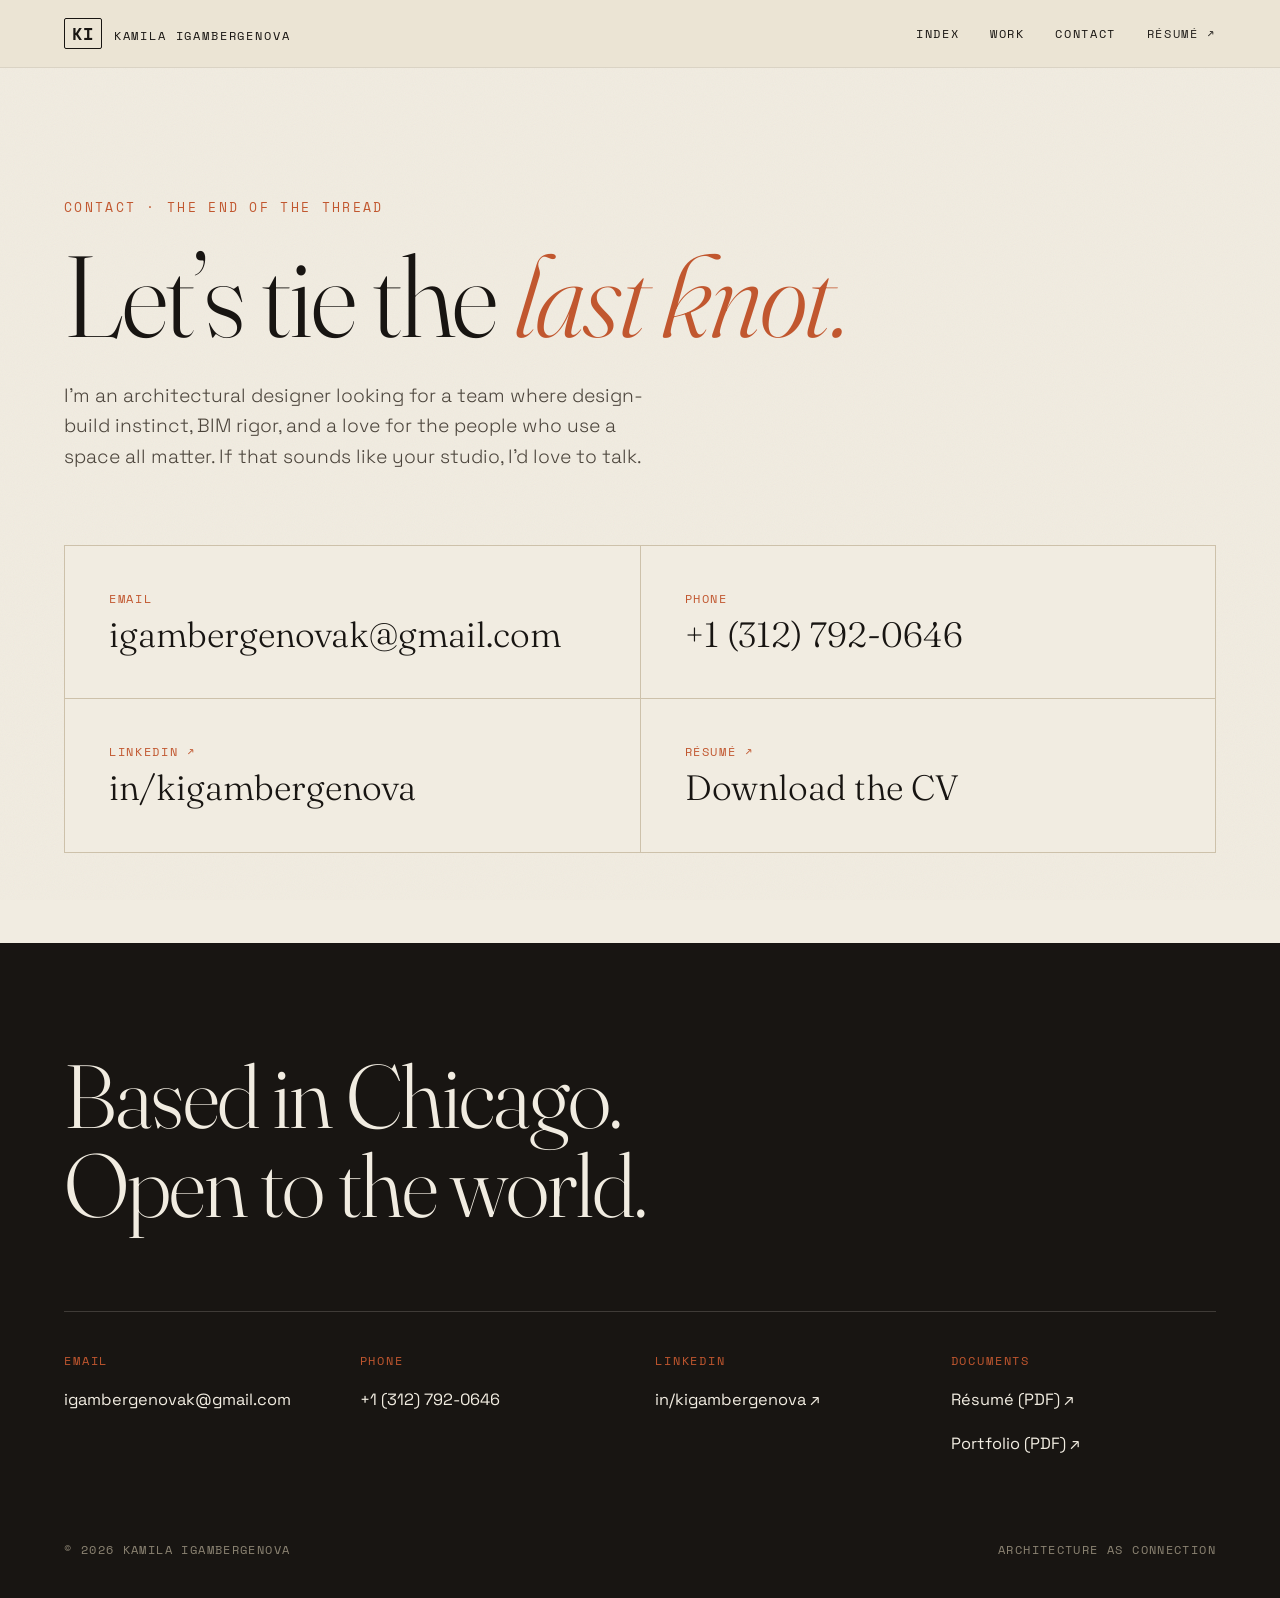
<file: contact.html>
<!DOCTYPE html>
<html lang="en">
<head>
  <meta charset="UTF-8" />
  <meta name="viewport" content="width=device-width, initial-scale=1.0" />
  <title>Contact — Kamila Igambergenova</title>
  <meta name="description" content="Get in touch with architectural designer Kamila Igambergenova." />
  <link rel="preconnect" href="https://fonts.googleapis.com" />
  <link rel="preconnect" href="https://fonts.gstatic.com" crossorigin />
  <link href="https://fonts.googleapis.com/css2?family=Fraunces:ital,opsz,wght@0,9..144,300..900;1,9..144,300..700&family=Space+Grotesk:wght@300..700&family=Space+Mono:ital,wght@0,400;0,700;1,400&display=swap" rel="stylesheet" />
  <link rel="stylesheet" href="css/style.css" />
  <link rel="icon" href="data:image/svg+xml,%3Csvg xmlns='http://www.w3.org/2000/svg' viewBox='0 0 100 100'%3E%3Crect width='100' height='100' fill='%23f1ece1'/%3E%3Cpath d='M20 70 Q50 10 80 70' stroke='%23c1572f' stroke-width='6' fill='none' stroke-linecap='round'/%3E%3C/svg%3E" />
</head>
<body data-page="contact">

  <div class="grain" aria-hidden="true"></div>

  <header class="nav" id="nav">
    <a class="nav__brand" href="index.html">
      <span class="nav__mono">KI</span>
      <span class="nav__name">Kamila Igambergenova</span>
    </a>
    <nav class="nav__links" aria-label="Primary">
      <a href="index.html">Index</a>
      <a href="work.html">Work</a>
      <a href="contact.html" class="is-active">Contact</a>
      <a href="assets/Resume_Kamila_Igambergenova.pdf" target="_blank" rel="noopener" class="nav__cv">Résumé ↗</a>
    </nav>
    <button class="nav__menu" id="navMenu" aria-label="Open menu"><span></span><span></span></button>
  </header>
  <div class="scroll-thread"><span id="scrollThread"></span></div>

  <!-- CONTACT -->
  <section class="contact">
    <p class="contact__kicker">Contact · The end of the thread</p>
    <h1>Let’s tie the <em>last knot.</em></h1>
    <p class="contact__lead">
      I’m an architectural designer looking for a team where design-build instinct,
      BIM rigor, and a love for the people who use a space all matter. If that
      sounds like your studio, I’d love to talk.
    </p>

    <div class="contact__links">
      <a href="mailto:igambergenovak@gmail.com">
        <span class="c-label">Email</span>
        <span class="c-value">igambergenovak@gmail.com</span>
      </a>
      <a href="tel:+13127920646">
        <span class="c-label">Phone</span>
        <span class="c-value">+1 (312) 792-0646</span>
      </a>
      <a href="https://www.linkedin.com/in/kigambergenova/" target="_blank" rel="noopener">
        <span class="c-label">LinkedIn ↗</span>
        <span class="c-value">in/kigambergenova</span>
      </a>
      <a href="assets/Resume_Kamila_Igambergenova.pdf" target="_blank" rel="noopener">
        <span class="c-label">Résumé ↗</span>
        <span class="c-value">Download the CV</span>
      </a>
    </div>
  </section>

  <!-- FOOTER -->
  <footer class="footer">
    <div class="footer__top">
      <p class="footer__statement">Based in Chicago.<br/>Open to the world.</p>
    </div>
    <div class="footer__grid">
      <div>
        <span class="footer__label">Email</span>
        <a href="mailto:igambergenovak@gmail.com">igambergenovak@gmail.com</a>
      </div>
      <div>
        <span class="footer__label">Phone</span>
        <a href="tel:+13127920646">+1 (312) 792-0646</a>
      </div>
      <div>
        <span class="footer__label">LinkedIn</span>
        <a href="https://www.linkedin.com/in/kigambergenova/" target="_blank" rel="noopener">in/kigambergenova ↗</a>
      </div>
      <div>
        <span class="footer__label">Documents</span>
        <a href="assets/Resume_Kamila_Igambergenova.pdf" target="_blank" rel="noopener">Résumé (PDF) ↗</a><br/>
        <a href="assets/Portfolio_Kamila_Igambergenova.pdf" target="_blank" rel="noopener">Portfolio (PDF) ↗</a>
      </div>
    </div>
    <div class="footer__base">
      <span>© <span id="year"></span> Kamila Igambergenova</span>
      <span>Architecture as Connection</span>
    </div>
  </footer>

  <script src="js/main.js"></script>
</body>
</html>
</file>
<file: css/style.css>
/* =========================================================
   Kamila Igambergenova — Architecture as Connection
   Design system: editorial · architectural · cinematic
   Palette: Bone + Ink + Terracotta (+ warm sand neutral)
   ========================================================= */

:root {
  --paper:      #f1ece1;  /* bone */
  --paper-2:    #e7dfce;  /* deeper bone */
  --ink:        #181512;  /* warm near-black */
  --ink-soft:   #4b443b;
  --ink-faint:  #8c8473;
  --clay:       #c1572f;  /* terracotta */
  --clay-deep:  #9c4324;
  --sand:       #d8cbb2;  /* warm secondary neutral */
  --line:       #cdc1aa;
  --blueprint:  #3a4a52;

  --maxw: 1280px;
  --gutter: clamp(20px, 5vw, 90px);

  --serif: "Fraunces", Georgia, serif;
  --sans:  "Space Grotesk", system-ui, sans-serif;
  --mono:  "Space Mono", ui-monospace, monospace;

  --ease: cubic-bezier(0.22, 1, 0.36, 1);
}

* { margin: 0; padding: 0; box-sizing: border-box; }

html {
  scroll-behavior: smooth;
  -webkit-font-smoothing: antialiased;
  text-rendering: optimizeLegibility;
}

body {
  background: var(--paper);
  color: var(--ink);
  font-family: var(--sans);
  font-weight: 400;
  line-height: 1.5;
  overflow-x: clip;
  position: relative;
}

::selection { background: var(--clay); color: var(--paper); }

a { color: inherit; text-decoration: none; }

/* ---------- texture overlays ---------- */
.grain {
  position: fixed; inset: 0; z-index: 1; pointer-events: none;
  opacity: 0.05; mix-blend-mode: multiply;
  background-image: url("data:image/svg+xml,%3Csvg xmlns='http://www.w3.org/2000/svg' width='120' height='120'%3E%3Cfilter id='n'%3E%3CfeTurbulence type='fractalNoise' baseFrequency='0.9' numOctaves='3'/%3E%3C/filter%3E%3Crect width='100%25' height='100%25' filter='url(%23n)'/%3E%3C/svg%3E");
}

/* thread/knot canvas — confined to the hero only */
#thread-canvas {
  position: absolute; inset: 0; z-index: 0; pointer-events: none;
  width: 100%; height: 100%;
}

/* keep content above grain */
.nav, section, footer { position: relative; z-index: 2; }

/* =========================================================
   NAV
   ========================================================= */
.nav {
  --nav-bg: #ebe4d4;
  --nav-fg: var(--ink);
  position: fixed; top: 0; left: 0; right: 0; z-index: 50;
  display: flex; align-items: center; justify-content: space-between;
  padding: 18px var(--gutter);
  color: var(--nav-fg);
  background: var(--nav-bg);
  border-bottom: 1px solid rgba(24, 21, 18, 0.08);
  transition:
    padding 0.4s var(--ease),
    background 0.45s var(--ease),
    color 0.35s var(--ease),
    border-color 0.35s var(--ease);
}
body[data-nav="top"] .nav { --nav-bg: #ebe4d4; --nav-fg: var(--ink); }
body[data-nav="selected-work"] .nav { --nav-bg: #e4ddd0; --nav-fg: var(--ink); }
body[data-nav="record"] .nav { --nav-bg: #e7e0d2; --nav-fg: var(--ink); }
body[data-nav="frames"] .nav { --nav-bg: #e2e8e4; --nav-fg: var(--ink); }
body[data-nav="bring"] .nav { --nav-bg: #e9e2d4; --nav-fg: var(--ink); }
body[data-nav="background"] .nav { --nav-bg: #e6dfd1; --nav-fg: var(--ink); }
body[data-nav="contact"] .nav {
  --nav-bg: #221c18;
  --nav-fg: #f1ece1;
  border-bottom-color: rgba(241, 236, 225, 0.12);
}
.nav__brand { display: flex; align-items: baseline; gap: 12px; }
.nav__mono {
  font-family: var(--mono); font-weight: 700; font-size: 1.05rem;
  letter-spacing: 0.05em;
  border: 1.5px solid currentColor; padding: 2px 7px; border-radius: 2px;
}
.nav__name {
  font-family: var(--mono); font-size: 0.72rem; letter-spacing: 0.16em;
  text-transform: uppercase;
}
.nav__links { display: flex; align-items: center; gap: clamp(16px, 2.4vw, 40px); }
.nav__links a {
  font-family: var(--mono); font-size: 0.74rem; letter-spacing: 0.14em;
  text-transform: uppercase; position: relative; padding: 4px 0;
}
.nav__links a::after {
  content: ""; position: absolute; left: 0; bottom: 0; height: 1px; width: 0;
  background: currentColor; transition: width 0.35s var(--ease);
}
.nav__links a:hover::after, .nav__links a.is-active::after { width: 100%; }
.nav__cv { opacity: 0.95; }
.nav__menu { display: none; background: none; border: 0; cursor: pointer; flex-direction: column; gap: 5px; }
.nav__menu span { display: block; width: 26px; height: 2px; background: currentColor; transition: 0.3s; }

/* persistent Full Portfolio control — top right under nav */
.page-portfolio {
  position: fixed;
  top: clamp(58px, 7.5vh, 76px);
  right: var(--gutter);
  z-index: 45;
  display: inline-flex;
  align-items: center;
  font-family: var(--mono);
  font-size: clamp(0.88rem, 1.35vw, 1.12rem);
  font-weight: 700;
  letter-spacing: 0.12em;
  text-transform: uppercase;
  color: var(--clay);
  text-decoration: none;
  padding: clamp(12px, 1.4vw, 16px) clamp(16px, 2vw, 22px);
  border: 1.5px solid var(--clay);
  background: rgba(241, 236, 225, 0.94);
  backdrop-filter: blur(8px);
  transition: color 0.3s var(--ease), background 0.3s var(--ease), border-color 0.3s var(--ease), opacity 0.35s var(--ease);
}
.page-portfolio:hover,
.page-portfolio:focus-visible {
  color: var(--paper);
  background: var(--clay);
  border-color: var(--clay);
  outline: none;
}
body.opener-lock .page-portfolio {
  opacity: 0;
  pointer-events: none;
}
/* Clear the Frames place-jump row (Japan / Texas / India) */
body[data-nav="frames"] .page-portfolio {
  top: clamp(118px, 15vh, 148px);
}
@media (max-width: 560px) {
  .page-portfolio {
    top: auto;
    bottom: 18px;
    right: 16px;
    left: auto;
    font-size: 0.82rem;
    letter-spacing: 0.1em;
    padding: 12px 14px;
  }
  body[data-nav="frames"] .page-portfolio {
    top: auto;
    bottom: 18px;
  }
}

/* scroll progress thread under nav */
.scroll-thread {
  position: fixed; top: 0; left: 0; right: 0; height: 2px; z-index: 49;
  background: transparent; pointer-events: none;
}
.scroll-thread span {
  display: block; height: 100%; width: 0;
  background: linear-gradient(90deg, var(--clay), var(--clay-deep));
}

/* =========================================================
   HERO  (key-plan entry navigation)
   ========================================================= */
.hero {
  position: relative; overflow: hidden;
  min-height: 88svh;
  padding: 16vh var(--gutter) 5vh;
  display: flex; flex-direction: column; justify-content: center;
}
.hero__intro { position: relative; z-index: 2; }
.hero__eyebrow {
  font-family: var(--mono); font-size: 0.74rem; letter-spacing: 0.16em;
  text-transform: uppercase; color: var(--ink-soft);
  border-top: 1px solid var(--line); padding-top: 16px;
  margin-bottom: clamp(20px, 3.5vh, 40px); display: inline-block;
}
.hero__title {
  font-family: var(--serif); font-weight: 300;
  font-size: clamp(1.85rem, 4.6vw, 3.6rem); line-height: 1.08;
  letter-spacing: -0.025em; font-variation-settings: "opsz" 144;
  max-width: 18ch;
}
.hero__title .line { display: block; }
.hero__title em { font-style: italic; font-weight: 400; }
.hero__title .accent { color: var(--clay); font-style: italic; }
.hero__rule { width: 56px; height: 2px; background: var(--clay); margin: clamp(18px,3vh,26px) 0; }
.hero__lede {
  max-width: 52ch;
  font-size: clamp(1rem, 1.4vw, 1.18rem);
  line-height: 1.65; color: var(--ink-soft); font-weight: 300;
}
.hero__seeking {
  margin-top: 16px; max-width: 48ch;
  font-family: var(--mono); font-size: 0.95rem; letter-spacing: 0.025em;
  color: var(--ink); line-height: 1.5;
}
.hero__ctas { display: flex; flex-wrap: wrap; gap: 10px 22px; margin-top: clamp(22px, 3.5vh, 36px); }
.hero__enter {
  display: inline-flex; align-items: center; gap: 9px;
  font-family: var(--mono); font-size: 0.76rem; letter-spacing: 0.1em;
  text-transform: uppercase; color: var(--clay);
  border-bottom: 1px solid transparent; padding-bottom: 3px; transition: border-color 0.3s var(--ease);
}
.hero__enter:hover { border-color: var(--clay); }
.hero__enter--ghost { color: var(--ink-soft); }
.hero__enter--ghost:hover { color: var(--clay); border-color: var(--clay); }
.hero__enter .cross { font-size: 1rem; }
.hero__foot {
  position: relative; z-index: 2;
  margin-top: auto; padding-top: clamp(24px, 5vh, 60px);
  display: flex; justify-content: flex-start; align-items: flex-end;
  flex-wrap: wrap; gap: 16px;
  font-family: var(--mono); font-size: 0.72rem; letter-spacing: 0.16em;
  text-transform: uppercase; color: var(--ink-faint);
}
.hero__scrollcue { color: var(--clay); animation: bob 2.4s var(--ease) infinite; }
@keyframes bob { 0%,100% { transform: translateY(0); } 50% { transform: translateY(6px); } }

/* ---------- knot glyph (thread motif; used at meaningful transitions) ---------- */
.knot { fill: none; stroke: var(--clay); stroke-width: 2; stroke-linecap: round; }
.knot circle { fill: none; }
.knot--title {
  display: inline-block; width: 0.82em; height: auto;
  margin-left: 0.16em; vertical-align: -0.02em;
}
.knot--section { display: block; width: 56px; height: auto; margin: 0 auto clamp(18px, 3vh, 30px); }
.knot--resolved {
  display: block; width: 62px; height: auto; margin: 0 auto clamp(22px, 4vh, 40px);
  stroke: var(--sand);
}
.knot--resolved circle { fill: var(--clay); stroke: var(--clay); }
/* subtle "tie" draw-in for section knots */
.has-motion .knot--section circle, .has-motion .knot--section line { stroke-dasharray: 80; stroke-dashoffset: 80; }
.has-motion .knot--section.is-in circle, .has-motion .knot--section.is-in line { stroke-dashoffset: 0; transition: stroke-dashoffset 1s var(--ease); }

/* ---------- key-plan diagram (the entry navigation) ---------- */
.keyplan { position: relative; z-index: 2; }
.keyplan__svg { width: 100%; height: auto; display: block; overflow: visible; }
.keyplan .gline { stroke: var(--line); stroke-width: 0.8; opacity: calc(1 - var(--unravel, 0)); }
.keyplan .gdot { fill: var(--line); opacity: calc(1 - var(--unravel, 0)); }
.keyplan .connector { fill: none; stroke: var(--clay); stroke-linecap: round; stroke-linejoin: round; }
.keyplan .node-ring { fill: var(--paper); stroke: var(--ink); transition: stroke 0.3s var(--ease); }
.keyplan .knode--dim { opacity: calc(1 - var(--unravel, 0) * 0.85); }
.keyplan .knode--dim .node-ring { stroke: var(--ink-faint); }
.keyplan .knode--main .node-ring { stroke: var(--clay); }
.keyplan .node-label {
  font-family: var(--mono); font-weight: 700; font-size: 15px; letter-spacing: 0.03em;
  fill: var(--ink); opacity: calc(1 - var(--unravel, 0));
}
.keyplan .node-sub { font-family: var(--sans); font-size: 13px; fill: var(--ink-soft); opacity: calc(1 - var(--unravel, 0)); }
.keyplan .knode { cursor: pointer; }
.keyplan .knode:hover .node-ring, .keyplan .knode:focus-visible .node-ring { stroke: var(--clay); }
.keyplan .knode:focus { outline: none; }
.keyplan__caption {
  margin-top: 16px; font-family: var(--mono); font-size: 0.7rem;
  color: var(--ink-faint); max-width: 46ch; line-height: 1.6;
  opacity: calc(1 - var(--unravel, 0));
}
/* dock connectors draw in on entry (opener threads stay static, JS-driven) */
.has-motion .kp-dock .connector { stroke-dasharray: 1; stroke-dashoffset: 1; }
.has-motion .kp-dock.show .connector { stroke-dashoffset: 0; transition: stroke-dashoffset 1.4s var(--ease); }

/* shared button */
.btn {
  font-family: var(--mono); font-size: 0.78rem; letter-spacing: 0.1em;
  text-transform: uppercase; padding: 14px 24px; border: 1.5px solid var(--ink);
  transition: 0.3s var(--ease); display: inline-block;
}
.btn:hover { background: var(--ink); color: var(--paper); }
.btn--clay { background: var(--clay); color: var(--paper); border-color: var(--clay); }
.btn--clay:hover { background: var(--clay-deep); border-color: var(--clay-deep); color: var(--paper); }

/* =========================================================
   02 — MANIFESTO  (scroll-revealed statement)
   ========================================================= */
.manifesto {
  max-width: var(--maxw); margin: 0 auto;
  padding: clamp(80px, 16vh, 220px) var(--gutter);
}
.manifesto__label {
  font-family: var(--mono); font-size: 0.78rem; letter-spacing: 0.18em;
  text-transform: uppercase; color: var(--ink-soft);
  display: flex; align-items: center; gap: 12px; margin-bottom: 36px;
}
.manifesto__label span {
  color: var(--clay); border: 1.5px solid var(--clay); width: 34px; height: 34px;
  border-radius: 50%; display: grid; place-items: center; font-size: 0.72rem;
}
.manifesto__text {
  font-family: var(--serif); font-weight: 300;
  font-size: clamp(1.8rem, 4.4vw, 4rem); line-height: 1.16; letter-spacing: -0.015em;
  max-width: 22ch;
}
.manifesto__text .word {
  color: var(--ink-faint); opacity: 0.34;
  transition: color 0.5s var(--ease), opacity 0.5s var(--ease);
}
.manifesto__text .word.lit { color: var(--ink); opacity: 1; }
.manifesto__text .word.accent.lit { color: var(--clay); }
/* no-JS / reduced-motion: show full statement */
.manifesto__text:not(.is-split) .word,
.no-motion .manifesto__text .word { color: var(--ink); opacity: 1; }

/* =========================================================
   03 — THE PATH  (pinned image swap + scrolling steps)
   ========================================================= */
.path { max-width: var(--maxw); margin: 0 auto; padding: clamp(40px,8vh,90px) var(--gutter) clamp(60px,11vh,150px); }
.path__intro { max-width: 64ch; margin-bottom: clamp(40px, 7vh, 90px); }
.path__kicker {
  font-family: var(--mono); font-size: 0.78rem; letter-spacing: 0.18em;
  text-transform: uppercase; color: var(--ink-soft);
  display: flex; align-items: center; gap: 12px; margin-bottom: 24px;
}
.path__kicker span {
  color: var(--clay); border: 1.5px solid var(--clay); width: 34px; height: 34px;
  border-radius: 50%; display: grid; place-items: center; font-size: 0.72rem;
}
.path__title {
  font-family: var(--serif); font-weight: 300;
  font-size: clamp(2.2rem, 6vw, 5rem); line-height: 1.0; letter-spacing: -0.02em;
  max-width: 16ch;
}
.path__lede { margin-top: 22px; color: var(--ink-soft); font-weight: 300; font-size: clamp(1rem,1.4vw,1.22rem); line-height: 1.6; }

.path__layout { display: grid; grid-template-columns: 1fr 1fr; gap: clamp(24px, 5vw, 80px); align-items: start; }
.path__media {
  position: sticky; top: 12vh; height: 76vh; border: 1px solid var(--line);
  overflow: hidden; background: linear-gradient(135deg, var(--paper-2), var(--sand));
}
.path__img { position: absolute; inset: 0; opacity: 0; transition: opacity 0.7s var(--ease); }
.path__img.is-active { opacity: 1; }
.path__img img { width: 100%; height: 100%; object-fit: cover; display: block; }
.path__img.is-empty img { display: none; }
.path__img::after {
  content: "Image forthcoming";
  position: absolute; inset: 0; display: none; align-items: center; justify-content: center;
  font-family: var(--mono); font-size: 0.7rem; letter-spacing: 0.08em; text-transform: uppercase;
  color: var(--ink-faint); opacity: 0.7; padding: 16px; text-align: center;
}
.path__img.is-empty::after { display: flex; }
.path__imgtag {
  position: absolute; left: 0; bottom: 0; z-index: 2;
  font-family: var(--mono); font-size: 0.7rem; letter-spacing: 0.12em; text-transform: uppercase;
  color: var(--paper); background: linear-gradient(transparent, rgba(24,21,18,0.66));
  width: 100%; padding: 28px 16px 12px;
}
.path__steps { list-style: none; }
.path__step {
  padding: clamp(30px, 9vh, 90px) 0; border-top: 1px solid var(--line);
  opacity: 0.4; transition: opacity 0.5s var(--ease);
}
.path__steps li:first-child { border-top: 0; }
.path__step.is-active { opacity: 1; }
.path__year { font-family: var(--mono); font-size: 0.74rem; letter-spacing: 0.14em; text-transform: uppercase; color: var(--clay); }
.path__step h3 { font-family: var(--serif); font-weight: 400; font-size: clamp(1.7rem, 3.6vw, 2.8rem); line-height: 1.04; margin: 8px 0 2px; letter-spacing: -0.01em; }
.path__role { font-family: var(--mono); font-size: 0.8rem; color: var(--ink-soft); margin-bottom: 14px; }
.path__step > p:not(.path__role) { color: var(--ink-soft); font-weight: 300; font-size: clamp(0.98rem,1.2vw,1.1rem); line-height: 1.65; max-width: 52ch; }
.path__step > p.path__skill { margin-top: 12px; font-family: var(--mono); font-size: 0.76rem; letter-spacing: 0.03em; line-height: 1.5; color: var(--clay); }

/* =========================================================
   04 — SELECTED WORK  (featured + supporting)
   ========================================================= */
.work-gallery {
  padding: clamp(60px,11vh,150px) 0;
  border-top: 1px solid var(--line); border-bottom: 1px solid var(--line);
  background: var(--paper-2);
}
.work-gallery__head {
  max-width: var(--maxw); margin: 0 auto clamp(36px,6vh,72px);
  padding: 0 var(--gutter); display: flex; align-items: flex-end; justify-content: space-between;
  gap: 24px; flex-wrap: wrap;
}
.work-gallery__kicker {
  font-family: var(--mono); font-size: 0.78rem; letter-spacing: 0.18em;
  text-transform: uppercase; color: var(--ink-soft);
  display: flex; align-items: center; gap: 12px; margin-bottom: 18px;
}
.work-gallery__kicker span {
  color: var(--clay); border: 1.5px solid var(--clay); width: 34px; height: 34px;
  border-radius: 50%; display: grid; place-items: center; font-size: 0.72rem;
}
.work-gallery__title {
  font-family: var(--serif); font-weight: 300; font-size: clamp(2rem,5vw,4rem);
  line-height: 1; letter-spacing: -0.02em;
}
.work-gallery__lede {
  margin-top: 12px; max-width: 48ch; color: var(--ink-soft); font-weight: 300;
  font-size: clamp(0.98rem, 1.2vw, 1.1rem); line-height: 1.55;
}
.work-gallery__all {
  font-family: var(--mono); font-size: 0.74rem; letter-spacing: 0.12em;
  text-transform: uppercase; color: var(--clay); white-space: nowrap;
}
.work-gallery__all:hover { text-decoration: underline; }

.work-feat {
  max-width: var(--maxw); margin: 0 auto clamp(56px, 10vh, 120px);
  padding: 0 var(--gutter);
  display: grid; grid-template-columns: minmax(0, 1.15fr) minmax(0, 0.85fr);
  gap: clamp(28px, 4vw, 64px);
  align-items: start;
}
.work-feat__media,
.work-sup__media,
.work-card__media {
  position: relative; display: block; overflow: hidden; width: 100%;
  background: linear-gradient(135deg, var(--sand), #cdbfa0); border: 1px solid var(--line);
}
.work-feat__media { aspect-ratio: 5 / 4; min-height: clamp(220px, 36vw, 420px); }
.work-sup__media { aspect-ratio: 4 / 3; min-height: clamp(180px, 28vw, 320px); }
.work-card__media { aspect-ratio: 4 / 5; }
.work-feat__media img,
.work-sup__media img,
.work-card__media img {
  position: absolute; inset: 0; width: 100%; height: 100%;
  object-fit: cover; display: block; transition: transform 0.7s var(--ease);
}
.work-feat__media:hover img,
.work-sup__media:hover img,
.work-card__media:hover img { transform: scale(1.03); }
.work-feat__media.is-empty img,
.work-sup__media.is-empty img,
.work-card__media.is-empty img { display: none; }
.work-feat__media::after,
.work-sup__media::after,
.work-card__media::after {
  content: "Image forthcoming";
  position: absolute; inset: 0; display: none; align-items: center; justify-content: center;
  font-family: var(--mono); font-size: 0.66rem; letter-spacing: 0.08em;
  text-transform: uppercase; color: var(--ink-faint); opacity: 0.7; padding: 14px; text-align: center;
  z-index: 1;
}
.work-feat__media.is-empty::after,
.work-sup__media.is-empty::after,
.work-card__media.is-empty::after { display: flex; }
.work-feat__index {
  position: absolute; top: 16px; left: 18px; z-index: 2;
  font-family: var(--serif); font-style: italic; font-size: 2.2rem; color: var(--paper);
  mix-blend-mode: difference;
}
.work-feat__type {
  font-family: var(--mono); font-size: 0.72rem; letter-spacing: 0.1em;
  text-transform: uppercase; color: var(--clay); margin-bottom: 10px;
}
.work-feat__title {
  font-family: var(--serif); font-weight: 400; font-size: clamp(1.8rem, 3.2vw, 2.8rem);
  line-height: 1.05; margin-bottom: 22px;
}
.work-feat__link, .work-sup__link {
  display: inline-block; margin-top: 18px;
  font-family: var(--mono); font-size: 0.74rem; letter-spacing: 0.1em;
  text-transform: uppercase; color: var(--clay);
}
.work-feat__link:hover, .work-sup__link:hover { text-decoration: underline; }

.work-meta { display: flex; flex-direction: column; gap: 14px; }
.work-meta div { border-top: 1px solid var(--line); padding-top: 12px; }
.work-meta dt {
  font-family: var(--mono); font-size: 0.62rem; letter-spacing: 0.12em;
  text-transform: uppercase; color: var(--ink-faint); margin-bottom: 4px;
}
.work-meta dd { color: var(--ink-soft); font-weight: 300; font-size: 0.95rem; line-height: 1.5; }
.work-meta--compact { gap: 10px; }
.work-meta--compact dd { font-size: 0.9rem; }

.work-xref {
  margin-top: 16px; font-family: var(--mono); font-size: 0.68rem;
  letter-spacing: 0.04em; color: var(--ink-faint); line-height: 1.5;
}
.work-xref a { color: var(--ink-soft); text-decoration: underline; text-underline-offset: 3px; }
.work-xref a:hover { color: var(--clay); }

.work-support {
  max-width: var(--maxw); margin: 0 auto; padding: 0 var(--gutter);
  display: flex; flex-direction: column; gap: clamp(48px, 9vh, 100px);
}
.work-sup {
  display: grid; grid-template-columns: minmax(0, 0.95fr) minmax(0, 1.05fr);
  gap: clamp(22px, 3.5vw, 48px);
  align-items: start;
}
.work-sup:nth-child(even) { direction: rtl; }
.work-sup:nth-child(even) > * { direction: ltr; }
.work-sup__type {
  font-family: var(--mono); font-size: 0.68rem; letter-spacing: 0.1em;
  text-transform: uppercase; color: var(--clay); margin-bottom: 8px;
}
.work-sup__body h3 {
  font-family: var(--serif); font-weight: 400; font-size: clamp(1.4rem, 2.4vw, 2rem);
  line-height: 1.08; margin-bottom: 16px;
}

@media (max-width: 720px) {
  .work-feat, .work-sup, .work-sup:nth-child(even) { grid-template-columns: 1fr; direction: ltr; }
}

/* legacy horizontal gallery (work.html / fallback) */
.work-track {
  display: flex; gap: clamp(16px, 2vw, 32px);
  padding: 6px var(--gutter) 26px; overflow-x: auto; scroll-snap-type: x mandatory;
  -webkit-overflow-scrolling: touch; cursor: grab;
  scrollbar-width: thin; scrollbar-color: var(--clay) transparent;
}
.work-track.is-dragging { cursor: grabbing; scroll-snap-type: none; }
.work-track::-webkit-scrollbar { height: 6px; }
.work-track::-webkit-scrollbar-thumb { background: var(--line); border-radius: 100px; }
.work-track:focus-visible { outline: 2px solid var(--clay); outline-offset: 4px; }
.work-card { flex: 0 0 clamp(280px, 42vw, 460px); scroll-snap-align: start; }
.work-card__index {
  position: absolute; top: 14px; left: 16px; z-index: 2;
  font-family: var(--serif); font-style: italic; font-size: 2rem; color: var(--paper);
  mix-blend-mode: difference;
}
.work-card__body { padding-top: 18px; }
.work-card__body h3 { font-family: var(--serif); font-weight: 400; font-size: clamp(1.3rem,2.4vw,1.9rem); line-height: 1.05; }
.work-card__node { font-family: var(--mono); font-size: 0.74rem; color: var(--clay); margin: 8px 0 12px; }
.work-card__tags { list-style: none; display: flex; flex-wrap: wrap; gap: 7px; }
.work-card__tags li { font-family: var(--mono); font-size: 0.66rem; text-transform: uppercase; letter-spacing: 0.08em; color: var(--ink-soft); border: 1px solid var(--line); border-radius: 100px; padding: 5px 12px; }
.work-card--all {
  flex-basis: clamp(220px, 26vw, 320px); aspect-ratio: auto;
  display: flex; flex-direction: column; justify-content: center; gap: 18px;
  border: 1.5px solid var(--ink); padding: 32px; transition: 0.35s var(--ease); scroll-snap-align: start;
}
.work-card--all:hover { background: var(--ink); color: var(--paper); }
.work-card__allarrow { font-family: var(--serif); font-style: italic; font-size: 3rem; line-height: 1; color: var(--clay); }
.work-card__alltext { font-family: var(--mono); font-size: 0.84rem; letter-spacing: 0.06em; line-height: 1.5; text-transform: uppercase; }

.work-card__facts { display: flex; flex-direction: column; gap: 8px; margin: 10px 0 14px; }
.work-card__facts div { display: grid; grid-template-columns: 72px 1fr; gap: 8px; }
.work-card__facts dt { font-family: var(--mono); font-size: 0.62rem; letter-spacing: 0.1em; text-transform: uppercase; color: var(--ink-faint); }
.work-card__facts dd { font-size: 0.88rem; color: var(--ink-soft); font-weight: 300; }

/* =========================================================
   06 — BACKGROUND  (education + toolkit + strengths)
   ========================================================= */
.background { max-width: var(--maxw); margin: 0 auto; padding: clamp(70px,13vh,170px) var(--gutter); }
.bg__head { margin-bottom: clamp(40px,7vh,80px); }
.bg__kicker {
  font-family: var(--mono); font-size: 0.78rem; letter-spacing: 0.18em;
  text-transform: uppercase; color: var(--ink-soft);
  display: flex; align-items: center; gap: 12px; margin-bottom: 22px;
}
.bg__kicker span {
  color: var(--clay); border: 1.5px solid var(--clay); width: 34px; height: 34px;
  border-radius: 50%; display: grid; place-items: center; font-size: 0.72rem;
}
.bg__title { font-family: var(--serif); font-weight: 300; font-size: clamp(2rem,5.5vw,4.4rem); line-height: 1; letter-spacing: -0.02em; }
.bg__intro { margin-top: 14px; max-width: 56ch; color: var(--ink-soft); font-weight: 300; font-size: clamp(1rem, 1.2vw, 1.12rem); line-height: 1.55; }
.bg__grid { display: grid; grid-template-columns: repeat(3, 1fr); gap: clamp(24px,3.5vw,60px); }
.bg__grid--two { grid-template-columns: 1fr 1fr; }
.bg__label { font-family: var(--mono); font-size: 0.78rem; letter-spacing: 0.14em; text-transform: uppercase; color: var(--clay); padding-bottom: 16px; margin-bottom: 8px; border-bottom: 2px solid var(--ink); }
.bg__item { padding: 18px 0; border-bottom: 1px solid var(--line); }
.bg__year { font-family: var(--mono); font-size: 0.72rem; letter-spacing: 0.1em; text-transform: uppercase; color: var(--ink-faint); }
.bg__item h4 { font-family: var(--serif); font-weight: 400; font-size: clamp(1.1rem,1.8vw,1.45rem); line-height: 1.12; margin: 7px 0 4px; }
.bg__item p { color: var(--ink-soft); font-weight: 300; font-size: 0.95rem; }
.bg__honors { color: var(--clay) !important; font-size: 0.85rem !important; margin-top: 6px; }
.bg__skills { display: flex; flex-direction: column; gap: 18px; padding-top: 4px; }
.bg__skills p { color: var(--ink-soft); font-weight: 300; line-height: 1.6; font-size: 0.96rem; }
.bg__skills b { color: var(--ink); font-family: var(--mono); font-size: 0.72rem; letter-spacing: 0.1em; text-transform: uppercase; }
.bg__strengths { margin-top: clamp(36px, 6vh, 64px); }
.bg__strength-list {
  list-style: none; display: flex; flex-wrap: wrap; gap: 10px 12px; padding-top: 8px;
}
.bg__strength-list li {
  font-family: var(--mono); font-size: 0.72rem; letter-spacing: 0.06em;
  text-transform: uppercase; color: var(--ink-soft);
  border-bottom: 1px solid var(--line); padding: 8px 2px;
}

/* =========================================================
   CHAPTERS (shared) — legacy (work.html / contact.html)
   ========================================================= */
.chapter {
  max-width: var(--maxw); margin: 0 auto;
  padding: clamp(70px, 14vh, 180px) var(--gutter);
}
.chapter__index {
  font-family: var(--mono); font-size: 0.78rem; letter-spacing: 0.18em;
  text-transform: uppercase; color: var(--ink-soft);
  display: flex; align-items: center; gap: 12px; margin-bottom: 30px;
}
.chapter__index span {
  color: var(--clay); border: 1.5px solid var(--clay);
  width: 34px; height: 34px; border-radius: 50%;
  display: grid; place-items: center; font-size: 0.72rem;
}
.chapter__title {
  font-family: var(--serif); font-weight: 300;
  font-size: clamp(2.2rem, 6vw, 5rem); line-height: 1.02;
  letter-spacing: -0.02em; max-width: 18ch;
}
.chapter__sub {
  max-width: 56ch; margin-top: 22px; color: var(--ink-soft);
  font-size: clamp(1rem, 1.4vw, 1.22rem); font-weight: 300; line-height: 1.6;
}

/* ---------- PROLOGUE ---------- */
.prologue__big {
  font-family: var(--serif); font-weight: 300;
  font-size: clamp(1.9rem, 5.5vw, 4.4rem); line-height: 1.1;
  letter-spacing: -0.015em; max-width: 20ch; margin: 10px 0 60px;
}
.prologue__big em { font-style: italic; color: var(--clay); }
.prologue__cols {
  display: grid; grid-template-columns: repeat(2, 1fr);
  gap: clamp(24px, 5vw, 80px); max-width: 980px;
}
.prologue__cols p {
  font-size: clamp(1rem, 1.3vw, 1.16rem); color: var(--ink-soft);
  font-weight: 300; line-height: 1.7;
}
.prologue__cols strong { color: var(--ink); font-weight: 600; }
.prologue__cols em { font-style: italic; color: var(--clay); }

/* ---------- ROUTE / JOURNEY ---------- */
.route { list-style: none; margin: 60px 0 50px; position: relative; }
.route::before {
  content: ""; position: absolute; left: 7px; top: 10px; bottom: 10px;
  width: 2px; background: linear-gradient(var(--clay), var(--line));
}
.route__node {
  position: relative; padding: 0 0 clamp(40px, 6vh, 70px) clamp(40px, 6vw, 80px);
}
.route__node::before {
  content: ""; position: absolute; left: 0; top: 6px;
  width: 16px; height: 16px; border-radius: 50%;
  background: var(--paper); border: 3px solid var(--clay);
  transition: transform 0.4s var(--ease), background 0.4s var(--ease);
}
.route__node:hover::before { background: var(--clay); transform: scale(1.15); }
.route__year {
  font-family: var(--mono); font-size: 0.74rem; letter-spacing: 0.14em;
  text-transform: uppercase; color: var(--clay);
}
.route__node h3 {
  font-family: var(--serif); font-weight: 400;
  font-size: clamp(1.6rem, 3.5vw, 2.6rem); line-height: 1.05;
  margin: 6px 0 2px; letter-spacing: -0.01em;
}
.route__role {
  font-family: var(--mono); font-size: 0.8rem; letter-spacing: 0.05em;
  color: var(--ink-soft); margin-bottom: 12px;
}
.route__node > p:last-child {
  max-width: 60ch; color: var(--ink-soft); font-weight: 300;
  font-size: clamp(0.98rem, 1.2vw, 1.1rem); line-height: 1.65;
}

.inline-link {
  display: inline-block; font-family: var(--mono);
  font-size: 0.84rem; letter-spacing: 0.08em; color: var(--ink);
  border-bottom: 2px solid var(--clay); padding-bottom: 4px;
  transition: gap 0.3s, color 0.3s;
}
.inline-link:hover { color: var(--clay); }

/* ---------- EDUCATION ---------- */
.edu {
  display: grid; grid-template-columns: repeat(2, 1fr);
  gap: clamp(20px, 3vw, 40px); margin-top: 50px;
}
.edu__item {
  border-top: 2px solid var(--ink); padding-top: 22px;
}
.edu__year {
  font-family: var(--mono); font-size: 0.74rem; letter-spacing: 0.12em;
  text-transform: uppercase; color: var(--clay);
}
.edu__item h3 {
  font-family: var(--serif); font-weight: 400; line-height: 1.1;
  font-size: clamp(1.4rem, 2.4vw, 2rem); margin: 10px 0 6px;
}
.edu__school { color: var(--ink-soft); font-size: 0.96rem; margin-bottom: 14px; }
.edu__item > p:not(.edu__school) { color: var(--ink-soft); font-weight: 300; }
.edu__honors { list-style: none; display: flex; flex-direction: column; gap: 6px; }
.edu__honors li {
  font-family: var(--mono); font-size: 0.82rem; color: var(--ink-soft);
  padding-left: 18px; position: relative;
}
.edu__honors li::before { content: "✦"; position: absolute; left: 0; color: var(--clay); }

/* ---------- EXPERIENCE ---------- */
.xp { margin-top: 50px; border-top: 1px solid var(--line); }
.xp__item {
  display: grid; grid-template-columns: minmax(220px, 0.85fr) 1.4fr;
  gap: clamp(16px, 4vw, 60px);
  padding: clamp(26px, 4vh, 44px) 0; border-bottom: 1px solid var(--line);
  transition: background 0.4s var(--ease), padding-left 0.4s var(--ease);
}
.xp__item:hover { background: var(--paper-2); padding-left: 14px; }
.xp__item header h3 {
  font-family: var(--serif); font-weight: 400; line-height: 1.08;
  font-size: clamp(1.25rem, 2.2vw, 1.9rem); margin-bottom: 10px;
}
.xp__where { display: block; color: var(--ink-soft); font-size: 0.92rem; margin-bottom: 4px; }
.xp__when {
  font-family: var(--mono); font-size: 0.74rem; letter-spacing: 0.1em;
  text-transform: uppercase; color: var(--clay);
}
.xp__item ul { list-style: none; display: flex; flex-direction: column; gap: 12px; }
.xp__item li {
  position: relative; padding-left: 22px; color: var(--ink-soft);
  font-weight: 300; line-height: 1.55; font-size: clamp(0.96rem, 1.1vw, 1.06rem);
}
.xp__item li::before {
  content: ""; position: absolute; left: 0; top: 9px;
  width: 9px; height: 2px; background: var(--clay);
}

/* beyond */
.beyond { margin-top: clamp(50px, 8vh, 90px); }
.beyond__title {
  font-family: var(--mono); font-size: 0.8rem; letter-spacing: 0.16em;
  text-transform: uppercase; color: var(--ink); margin-bottom: 26px;
}
.beyond__grid { display: grid; grid-template-columns: repeat(3, 1fr); gap: clamp(20px, 3vw, 44px); }
.beyond__grid > div { border-top: 2px solid var(--clay); padding-top: 16px; }
.beyond__tag {
  display: block; font-family: var(--mono); font-size: 0.74rem;
  letter-spacing: 0.08em; color: var(--clay); margin-bottom: 10px;
}
.beyond__grid p { color: var(--ink-soft); font-weight: 300; font-size: 0.98rem; line-height: 1.6; }

/* ---------- SKILLS ---------- */
.skills__grid {
  display: grid; grid-template-columns: repeat(4, 1fr);
  gap: clamp(18px, 2.5vw, 36px); margin-top: 50px;
}
.skills__col { border-top: 1px solid var(--line); padding-top: 18px; }
.skills__col h4 {
  font-family: var(--mono); font-size: 0.78rem; letter-spacing: 0.1em;
  text-transform: uppercase; color: var(--clay); margin-bottom: 12px; font-weight: 700;
}
.skills__col p { color: var(--ink-soft); font-weight: 300; line-height: 1.7; }
.skills__note {
  margin-top: 40px; max-width: 64ch; font-family: var(--serif);
  font-style: italic; font-size: clamp(1.1rem, 1.8vw, 1.5rem);
  line-height: 1.5; color: var(--ink); font-weight: 300;
}
.skills__note em { color: var(--clay); font-style: italic; }

/* =========================================================
   CTA
   ========================================================= */
.cta {
  text-align: center; padding: clamp(80px, 18vh, 220px) var(--gutter);
  border-top: 1px solid var(--line); border-bottom: 1px solid var(--line);
}
.cta__kicker {
  font-family: var(--mono); font-size: 0.8rem; letter-spacing: 0.18em;
  text-transform: uppercase; color: var(--clay); margin-bottom: 24px;
}
.cta__link {
  display: inline-flex; align-items: center; gap: clamp(16px, 4vw, 50px);
  font-family: var(--serif); font-weight: 300; font-style: italic;
  font-size: clamp(2.8rem, 11vw, 9rem); line-height: 0.95; letter-spacing: -0.02em;
  transition: color 0.4s var(--ease);
}
.cta__link:hover { color: var(--clay); }
.cta__arrow { transition: transform 0.45s var(--ease); font-style: normal; }
.cta__link:hover .cta__arrow { transform: translateX(24px); }
.cta__sub {
  margin-top: 30px; font-family: var(--mono); font-size: 0.84rem;
  letter-spacing: 0.08em; color: var(--ink-soft);
}

/* =========================================================
   FOOTER
   ========================================================= */
.footer {
  background: var(--ink); color: var(--paper);
  padding: clamp(60px, 12vh, 140px) var(--gutter) 40px;
}
.footer__kicker {
  font-family: var(--mono); font-size: 0.78rem; letter-spacing: 0.18em;
  text-transform: uppercase; color: rgba(241,236,225,0.55);
  display: flex; align-items: center; gap: 12px; margin-bottom: 22px;
}
.footer__kicker span {
  color: var(--clay); border: 1.5px solid var(--clay); width: 34px; height: 34px;
  border-radius: 50%; display: grid; place-items: center; font-size: 0.72rem;
}
.footer__statement {
  font-family: var(--serif); font-weight: 300;
  font-size: clamp(2rem, 7vw, 6rem); line-height: 1; letter-spacing: -0.02em;
  max-width: 16ch;
}
.footer__cta {
  margin-top: 18px; max-width: 52ch; color: rgba(241,236,225,0.72);
  font-weight: 300; font-size: clamp(1rem, 1.3vw, 1.15rem); line-height: 1.6;
}
.footer__top { margin-bottom: clamp(50px, 9vh, 110px); }
.footer__grid {
  display: grid; grid-template-columns: repeat(4, 1fr); gap: 30px;
  border-top: 1px solid rgba(239,233,221,0.18); padding-top: 40px;
}
.footer__label {
  display: block; font-family: var(--mono); font-size: 0.72rem;
  letter-spacing: 0.16em; text-transform: uppercase;
  color: var(--clay); margin-bottom: 12px;
}
.footer__grid a {
  font-size: 1.02rem; line-height: 1.9; transition: color 0.3s;
  display: inline-block; min-height: 44px; padding: 4px 0;
}
.footer__grid a:hover { color: var(--clay); }
.footer__grid a:focus-visible { outline: 2px solid var(--clay); outline-offset: 4px; }
.footer__base {
  display: flex; justify-content: space-between; flex-wrap: wrap; gap: 12px;
  margin-top: clamp(50px, 8vh, 90px);
  font-family: var(--mono); font-size: 0.72rem; letter-spacing: 0.12em;
  text-transform: uppercase; color: var(--ink-faint);
}
.footer .knot--resolved { stroke: var(--clay); }

/* =========================================================
   REVEAL ANIMATION
   ========================================================= */
.reveal { opacity: 0; transform: translateY(38px); transition: opacity 0.9s var(--ease), transform 0.9s var(--ease); }
.reveal.in { opacity: 1; transform: none; }

/* =========================================================
   WORK PAGE
   ========================================================= */
.work-hero {
  min-height: 70svh; padding: 22vh var(--gutter) 10vh;
  max-width: var(--maxw); margin: 0 auto;
}
/* six-stage motif (Node → Outcome) — used on the work page */
.stages {
  list-style: none; display: grid; grid-template-columns: repeat(6, 1fr);
  margin-top: clamp(28px, 5vh, 56px); border-top: 1px solid var(--line);
  counter-reset: stage;
}
.stages li {
  font-family: var(--mono); font-size: clamp(0.6rem, 1vw, 0.78rem);
  letter-spacing: 0.12em; text-transform: uppercase;
  padding: 14px 0 0; color: var(--ink-faint);
  border-top: 2px solid transparent; margin-top: -1px;
  position: relative; transition: color 0.4s var(--ease);
  counter-increment: stage;
}
.stages li::before {
  content: "0" counter(stage); display: block; color: var(--clay);
  font-size: 0.62rem; margin-bottom: 4px; opacity: 0.7;
}
.stages li:hover { color: var(--ink); border-top-color: var(--clay); }
@media (max-width: 880px) {
  .stages { grid-template-columns: repeat(3, 1fr); }
  .stages li { padding-bottom: 12px; }
}
.work-hero__kicker {
  font-family: var(--mono); font-size: 0.8rem; letter-spacing: 0.18em;
  text-transform: uppercase; color: var(--clay); margin-bottom: 22px;
}
.work-hero h1 {
  font-family: var(--serif); font-weight: 300;
  font-size: clamp(3rem, 11vw, 10rem); line-height: 0.92; letter-spacing: -0.02em;
}
.work-hero h1 em { font-style: italic; color: var(--clay); }
.work-hero p {
  max-width: 54ch; margin-top: 30px; color: var(--ink-soft);
  font-size: clamp(1.05rem, 1.5vw, 1.35rem); font-weight: 300; line-height: 1.6;
}

.project {
  max-width: var(--maxw); margin: 0 auto;
  padding: clamp(50px, 10vh, 120px) var(--gutter);
  border-top: 1px solid var(--line);
}
.project__head { display: flex; align-items: flex-start; justify-content: space-between; gap: 24px; flex-wrap: wrap; }
.project__num {
  font-family: var(--serif); font-style: italic; font-weight: 300;
  font-size: clamp(3rem, 9vw, 8rem); line-height: 0.8; color: var(--clay);
}
.project__tag {
  font-family: var(--mono); font-size: 0.74rem; letter-spacing: 0.12em;
  text-transform: uppercase; color: var(--ink-soft); text-align: right;
}
.project__title {
  font-family: var(--serif); font-weight: 300;
  font-size: clamp(2rem, 5.5vw, 4.4rem); line-height: 1; letter-spacing: -0.02em;
  margin: 18px 0 6px;
}
.project__subtitle {
  font-family: var(--mono); font-size: 0.9rem; letter-spacing: 0.06em;
  color: var(--clay); margin-bottom: 34px;
}

/* node strip */
.project__node {
  display: grid; grid-template-columns: auto 1fr; gap: 18px;
  align-items: baseline; background: var(--paper-2);
  border-left: 3px solid var(--clay); padding: 20px 24px; margin-bottom: 40px;
}
.project__node b {
  font-family: var(--mono); font-size: 0.74rem; letter-spacing: 0.14em;
  text-transform: uppercase; color: var(--clay);
}
.project__node span { color: var(--ink); font-weight: 300; font-size: clamp(1rem,1.4vw,1.2rem); }

/* thesis / response grid */
.project__grid { display: grid; grid-template-columns: repeat(3, 1fr); gap: clamp(20px,3vw,48px); }
.project__grid > div { border-top: 2px solid var(--ink); padding-top: 16px; }
.project__grid h4 {
  font-family: var(--mono); font-size: 0.74rem; letter-spacing: 0.12em;
  text-transform: uppercase; color: var(--clay); margin-bottom: 12px;
}
.project__grid p { color: var(--ink-soft); font-weight: 300; line-height: 1.6; font-size: 0.98rem; }

/* stage flow */
.flow {
  list-style: none; display: flex; flex-wrap: wrap; gap: 10px;
  margin-top: 38px;
}
.flow li {
  font-family: var(--mono); font-size: 0.72rem; letter-spacing: 0.1em;
  text-transform: uppercase; color: var(--ink-soft);
  border: 1px solid var(--line); border-radius: 100px; padding: 7px 16px;
}
.flow li:nth-child(odd) { border-color: var(--clay); color: var(--clay); }

/* meta facts */
.project__facts {
  display: flex; flex-wrap: wrap; gap: 30px 50px; margin-top: 40px;
  border-top: 1px solid var(--line); padding-top: 26px;
}
.project__facts div span {
  display: block; font-family: var(--mono); font-size: 0.7rem;
  letter-spacing: 0.14em; text-transform: uppercase; color: var(--ink-faint); margin-bottom: 6px;
}
.project__facts div b { font-weight: 600; font-size: 1.05rem; }

/* PDF viewer */
.portfolio-doc {
  max-width: var(--maxw); margin: 0 auto;
  padding: clamp(60px, 12vh, 140px) var(--gutter);
}
.portfolio-doc__head {
  display: flex; justify-content: space-between; align-items: flex-end;
  flex-wrap: wrap; gap: 20px; margin-bottom: 34px;
}
.portfolio-doc h2 {
  font-family: var(--serif); font-weight: 300;
  font-size: clamp(1.8rem, 4vw, 3.2rem); line-height: 1; letter-spacing: -0.02em;
}
.portfolio-doc__actions { display: flex; gap: 14px; flex-wrap: wrap; }
.btn {
  font-family: var(--mono); font-size: 0.78rem; letter-spacing: 0.1em;
  text-transform: uppercase; padding: 13px 22px; border: 1.5px solid var(--ink);
  transition: 0.3s var(--ease); display: inline-block;
}
.btn:hover { background: var(--ink); color: var(--paper); }
.btn--clay { background: var(--clay); color: var(--paper); border-color: var(--clay); }
.btn--clay:hover { background: var(--clay-deep); border-color: var(--clay-deep); color: var(--paper); }
.pdf-frame {
  width: 100%; height: 86vh; border: 1px solid var(--line);
  background: var(--paper-2); box-shadow: 0 30px 80px rgba(22,19,15,0.18);
}
.portfolio-doc__note {
  margin-top: 18px; font-family: var(--mono); font-size: 0.78rem;
  color: var(--ink-soft); letter-spacing: 0.04em;
}

/* =========================================================
   CONTACT PAGE
   ========================================================= */
.contact {
  min-height: 100svh; display: flex; flex-direction: column; justify-content: center;
  max-width: var(--maxw); margin: 0 auto; padding: 22vh var(--gutter) 10vh;
}
.contact__kicker {
  font-family: var(--mono); font-size: 0.8rem; letter-spacing: 0.18em;
  text-transform: uppercase; color: var(--clay); margin-bottom: 24px;
}
.contact h1 {
  font-family: var(--serif); font-weight: 300;
  font-size: clamp(2.6rem, 9vw, 8rem); line-height: 0.95; letter-spacing: -0.02em;
  max-width: 14ch;
}
.contact h1 em { font-style: italic; color: var(--clay); }
.contact__lead {
  max-width: 50ch; margin-top: 30px; color: var(--ink-soft);
  font-size: clamp(1.05rem, 1.5vw, 1.3rem); font-weight: 300; line-height: 1.6;
}
.contact__links {
  display: grid; grid-template-columns: repeat(2, 1fr); gap: 1px;
  margin-top: clamp(50px, 8vh, 90px); background: var(--line);
  border: 1px solid var(--line);
}
.contact__links a {
  background: var(--paper); padding: clamp(24px, 4vw, 44px);
  display: flex; flex-direction: column; gap: 8px;
  transition: background 0.4s var(--ease), color 0.4s var(--ease);
}
.contact__links a:hover { background: var(--clay); color: var(--paper); }
.contact__links .c-label {
  font-family: var(--mono); font-size: 0.74rem; letter-spacing: 0.14em;
  text-transform: uppercase; color: var(--clay); transition: color 0.4s;
}
.contact__links a:hover .c-label { color: var(--paper); }
.contact__links .c-value {
  font-family: var(--serif); font-size: clamp(1.3rem, 3vw, 2.2rem);
  font-weight: 300; line-height: 1.1;
}

/* =========================================================
   RESPONSIVE
   ========================================================= */
@media (max-width: 880px) {
  .nav__name { display: none; }
  .nav__menu { display: flex; }
  .nav {
    color: var(--nav-fg);
    background: var(--nav-bg);
  }
  .nav__menu span { background: currentColor; }
  .nav__links {
    position: absolute; top: 100%; right: 0; left: 0;
    flex-direction: column; align-items: flex-start; gap: 0;
    background: var(--nav-bg); border-bottom: 1px solid var(--line);
    max-height: 0; overflow: hidden; transition: max-height 0.4s var(--ease);
  }
  .nav__links.open { max-height: 480px; }
  .nav__links a {
    width: 100%; padding: 16px var(--gutter); font-size: 0.86rem;
    border-top: 1px solid var(--line);
  }
  .nav__links a::after { display: none; }
  .project__grid, .footer__grid, .contact__links { grid-template-columns: 1fr; }
  .project__head { flex-direction: column; }
  .project__tag { text-align: left; }

  /* new sections */
  .path__layout { grid-template-columns: 1fr; gap: 0; }
  .path__media {
    position: relative; top: 0; height: clamp(280px, 56vh, 460px);
    margin-bottom: 10px;
  }
  .path__step { padding: clamp(26px, 5vh, 50px) 0; opacity: 1; }
  .bg__grid { grid-template-columns: 1fr; gap: clamp(34px, 6vh, 60px); }
  .work-card { flex-basis: 78vw; }
}

@media (max-width: 540px) {
  .pdf-frame { height: 70vh; }
  .work-card { flex-basis: 84vw; }
}

/* =========================================================
   FRAMES OF PRACTICE — editorial, image-led story
   Light identity. Sticky chapter rail + scrolling image stage.
   ========================================================= */
.frames { --fpad: clamp(20px, 5vw, 90px); background: var(--paper); color: var(--ink); }

.frames__intro {
  max-width: var(--maxw); margin: 0 auto;
  padding: clamp(70px, 13vh, 170px) var(--fpad) clamp(30px, 5vh, 64px);
}
.frames__kicker {
  font-family: var(--mono); font-size: 0.78rem; letter-spacing: 0.18em;
  text-transform: uppercase; color: var(--ink-soft);
  display: flex; align-items: center; gap: 12px; margin-bottom: 24px;
}
.frames__kicker span {
  color: var(--clay); border: 1.5px solid var(--clay); width: 34px; height: 34px;
  border-radius: 50%; display: grid; place-items: center; font-size: 0.72rem;
}
.frames__title {
  font-family: var(--serif); font-weight: 300;
  font-size: clamp(2.6rem, 9vw, 7rem); line-height: 0.95; letter-spacing: -0.02em;
}
.frames__title em { font-style: italic; color: var(--clay); }
.frames__lede {
  max-width: 56ch; margin-top: 22px; color: var(--ink-soft);
  font-size: clamp(1.02rem, 1.5vw, 1.3rem); font-weight: 300; line-height: 1.6;
}
.frames__transition {
  max-width: 52ch; margin-top: 18px; color: var(--ink-soft);
  font-size: clamp(1rem, 1.35vw, 1.18rem); font-weight: 300; line-height: 1.6;
}

/* ---- stage: sticky chapter index + scenes ---- */
.frames__stage {
  max-width: var(--maxw); margin: 0 auto;
  padding: 0 var(--fpad) clamp(70px, 12vh, 150px);
  display: grid; grid-template-columns: minmax(180px, 220px) 1fr;
  gap: clamp(28px, 4vw, 56px); align-items: start;
}
.scenes { max-width: 1040px; margin: 0; min-width: 0; }

.frames-index {
  position: sticky; top: 100px;
  display: flex; flex-direction: column; gap: 4px;
  padding-top: 8px;
}
.frames-index__item {
  display: flex; align-items: baseline; gap: 10px;
  font-family: var(--mono); font-size: 0.72rem; letter-spacing: 0.06em;
  color: var(--ink-faint); padding: 10px 0; border-bottom: 1px solid transparent;
  transition: color 0.3s var(--ease), border-color 0.3s var(--ease);
}
.frames-index__item span { color: var(--clay); font-weight: 700; }
.frames-index__item:hover { color: var(--ink-soft); }
.frames-index__item.is-active {
  color: var(--ink); border-bottom-color: var(--line);
}
.frames-index__item:focus-visible { outline: 2px solid var(--clay); outline-offset: 4px; }

.scene__blocks {
  display: grid; grid-template-columns: 1fr 1fr; gap: 18px 28px;
  margin: 28px 0 36px;
}
.scene__block h4 {
  font-family: var(--mono); font-size: 0.62rem; letter-spacing: 0.14em;
  text-transform: uppercase; color: var(--ink-faint); margin-bottom: 8px; font-weight: 400;
}
.scene__block p {
  color: var(--ink-soft); font-weight: 300; font-size: 0.95rem; line-height: 1.55;
}
.scene__block--means {
  grid-column: 1 / -1; border-top: 1px solid var(--line); padding-top: 18px; margin-top: 4px;
}
.scene__block--means p { color: var(--ink); font-size: 1.02rem; }
.scene__xref { margin-top: 12px; }

@media (max-width: 900px) {
  .frames__stage { grid-template-columns: 1fr; }
  .frames-index {
    position: static; flex-direction: row; flex-wrap: wrap; gap: 8px 18px;
    margin-bottom: 12px; padding-bottom: 16px; border-bottom: 1px solid var(--line);
  }
  .frames-index__item { border-bottom: 0; padding: 6px 0; }
  .scene__blocks { grid-template-columns: 1fr; }
}

/* ---- sticky chapter rail (legacy) ---- */
.rail { position: sticky; top: 96px; align-self: start; }
.rail__nav { position: relative; display: flex; flex-direction: column; padding-left: 22px; }
.rail__line {
  position: absolute; left: 4px; top: 8px; bottom: 8px; width: 2px;
  background: var(--line); overflow: hidden;
}
.rail__line span {
  position: absolute; top: 0; left: 0; width: 100%; height: 0;
  background: var(--clay); transition: height 0.2s linear;
}
.rail__item {
  position: relative; display: flex; align-items: baseline; gap: 12px;
  padding: 12px 0; color: var(--ink-faint);
  transition: color 0.3s var(--ease), padding-left 0.3s var(--ease);
}
.rail__item::before {
  content: ""; position: absolute; left: -22px; top: 50%; transform: translateY(-50%);
  width: 10px; height: 10px; border-radius: 50%;
  background: var(--paper); border: 2px solid var(--line); transition: 0.3s var(--ease);
}
.rail__no { font-family: var(--mono); font-size: 0.72rem; letter-spacing: 0.08em; }
.rail__label {
  font-family: var(--serif); font-style: italic; font-weight: 300;
  font-size: clamp(1.2rem, 1.9vw, 1.7rem); line-height: 1;
}
.rail__item:hover { color: var(--ink-soft); }
.rail__item.is-active { color: var(--ink); padding-left: 6px; }
.rail__item.is-active::before { border-color: var(--clay); background: var(--clay); transform: translateY(-50%) scale(1.15); }

/* pinned readout (active chapter takeaway) */
.rail__readouts { position: relative; margin-top: clamp(26px, 4vh, 48px); padding-top: 26px; border-top: 1px solid var(--line); }
.readout {
  position: absolute; top: 26px; left: 0; right: 0;
  opacity: 0; transform: translateY(8px); pointer-events: none;
  transition: opacity 0.5s var(--ease), transform 0.5s var(--ease);
}
.readout.is-active { position: relative; opacity: 1; transform: none; pointer-events: auto; }
.readout__loc {
  font-family: var(--mono); font-size: 0.74rem; letter-spacing: 0.12em;
  text-transform: uppercase; color: var(--clay); margin-bottom: 12px;
}
.readout__lesson {
  font-family: var(--serif); font-weight: 300; font-style: italic;
  font-size: clamp(1.2rem, 1.7vw, 1.55rem); line-height: 1.25; color: var(--ink);
}
.readout__tags { list-style: none; display: flex; flex-wrap: wrap; gap: 8px; margin-top: 18px; }
.readout__tags li {
  font-family: var(--mono); font-size: 0.66rem; text-transform: uppercase;
  letter-spacing: 0.08em; color: var(--ink-soft);
  border: 1px solid var(--line); border-radius: 100px; padding: 6px 13px;
}

/* ---- scenes ---- */
.scenes { min-width: 0; }
.scene {
  padding-block: clamp(40px, 9vh, 120px); scroll-margin-top: 90px;
  border-top: 1px solid var(--line);
}
.scenes > .scene:first-child { border-top: 0; padding-top: clamp(6px, 2vh, 24px); }
.scene__head { margin-bottom: clamp(22px, 3.5vh, 44px); }
.scene__eyebrow {
  font-family: var(--mono); font-size: 0.74rem; letter-spacing: 0.14em;
  text-transform: uppercase; color: var(--clay); margin-bottom: 14px;
}
.scene__h {
  font-family: var(--serif); font-weight: 300;
  font-size: clamp(1.6rem, 3.2vw, 2.9rem); line-height: 1.05;
  letter-spacing: -0.015em; max-width: 24ch; color: var(--ink);
}
.scene__note {
  max-width: 60ch; margin-top: clamp(20px, 3vh, 36px);
  color: var(--ink-soft); font-weight: 300;
  font-size: clamp(1rem, 1.2vw, 1.14rem); line-height: 1.65;
}
.scene__meta { list-style: none; display: flex; flex-wrap: wrap; gap: 14px 30px; margin-top: 26px; border-top: 1px solid var(--line); padding-top: 22px; }
.scene__meta span { display: block; font-family: var(--mono); font-size: 0.64rem; letter-spacing: 0.14em; text-transform: uppercase; color: var(--ink-faint); margin-bottom: 5px; }
.scene__meta b { font-weight: 600; font-size: 1.05rem; }

/* image frame (placeholder-aware) */
.frame-img {
  position: relative; overflow: hidden; display: block; width: 100%;
  background: linear-gradient(135deg, var(--paper-2), #ddd3c0);
  border: 1px solid var(--line);
}
.frame-img--hero { aspect-ratio: 16 / 10; }
.frame-img--still { aspect-ratio: 4 / 3; min-height: 130px; }
.frame-img::after {
  content: "Image forthcoming";
  position: absolute; inset: 0; z-index: 0;
  display: none; align-items: center; justify-content: center;
  padding: 12px; text-align: center;
  font-family: var(--mono); font-size: 0.66rem; letter-spacing: 0.08em;
  text-transform: uppercase; color: var(--ink-faint); opacity: 0.7;
}
.frame-img.is-empty::after { display: flex; }
.frame-img__scale { position: absolute; inset: 0; z-index: 1; }
.frame-img--hero .frame-img__scale { inset: -6% 0; }
.frame-img img {
  width: 100%; height: 100%; object-fit: cover; display: block;
  transform: translate3d(0, var(--py, 0px), 0); will-change: transform;
}
.frame-img.is-empty .frame-img__scale { display: none; }
.frame-img figcaption {
  position: absolute; left: 0; bottom: 0; z-index: 3; width: 100%;
  font-family: var(--mono); font-size: 0.64rem; letter-spacing: 0.06em;
  text-transform: uppercase; color: var(--paper);
  padding: 22px 13px 10px;
  background: linear-gradient(transparent, rgba(22,19,15,0.62));
  opacity: 0; transition: opacity 0.4s var(--ease);
}
.frame-img:hover figcaption { opacity: 1; }

/* stills — curated asymmetric rhythm (not a uniform grid) */
.stills {
  margin-top: clamp(20px, 3.5vh, 44px);
  display: grid; grid-template-columns: repeat(6, 1fr);
  grid-auto-rows: clamp(90px, 11vw, 150px); gap: clamp(10px, 1.4vw, 20px);
  grid-auto-flow: dense;
}
.stills .frame-img--still { aspect-ratio: auto; height: 100%; grid-column: span 3; grid-row: span 1; }
.stills .frame-img--still.still--tall { grid-column: span 3; grid-row: span 2; }
.stills .frame-img--still.still--wide { grid-column: span 6; grid-row: span 1; }

/* ---- synthesis (editorial two-column grid) ---- */
.scene--synthesis .scene__h { max-width: 20ch; }
.synthesis {
  list-style: none; margin-top: clamp(16px, 3vh, 36px);
  display: grid; grid-template-columns: 1fr 1fr; column-gap: clamp(28px, 4vw, 64px);
}
.synthesis__item {
  display: grid; grid-template-columns: clamp(34px, 4vw, 56px) 1fr;
  column-gap: clamp(14px, 2vw, 26px);
  padding: clamp(20px, 3vh, 30px) 0; border-top: 1px solid var(--line);
  align-items: baseline; transition: padding-left 0.4s var(--ease), background 0.4s var(--ease);
}
.synthesis__item:hover { padding-left: 10px; background: var(--paper-2); }
.synthesis__no { font-family: var(--mono); color: var(--clay); font-size: clamp(0.8rem, 1.3vw, 1.05rem); }
.synthesis__item h4 { font-family: var(--serif); font-weight: 300; font-size: clamp(1.2rem, 2vw, 1.75rem); line-height: 1.12; margin-bottom: 6px; }
.synthesis__item p { color: var(--ink-soft); font-weight: 300; font-size: clamp(0.94rem, 1.05vw, 1.04rem); line-height: 1.5; }
.synthesis__source { font-family: var(--mono); font-size: 0.68rem !important; letter-spacing: 0.02em; color: var(--ink-faint) !important; margin-top: 8px; text-transform: none; }
.synthesis__cta {
  display: inline-flex; align-items: center; gap: 8px; margin-top: clamp(32px, 5vh, 56px);
  font-family: var(--mono); font-size: 0.8rem; letter-spacing: 0.06em; text-transform: uppercase;
  color: var(--clay); border-bottom: 1px solid var(--clay); padding-bottom: 4px;
  transition: gap 0.3s var(--ease), color 0.3s var(--ease);
}
.synthesis__cta:hover { gap: 14px; color: var(--clay-deep); }

/* ---- motion (gated by .has-motion; reduced-motion/no-JS stay visible) ---- */
.has-motion .frame-img { clip-path: inset(0 0 100% 0); }
.has-motion .scene.is-in .frame-img { clip-path: inset(0 0 0 0); transition: clip-path 1s var(--ease); }
.has-motion .frame-img__scale { transform: scale(1.05); }
.has-motion .scene.is-in .frame-img__scale { transform: scale(1); transition: transform 1.4s var(--ease); }
.has-motion .stills .frame-img:nth-child(2) { transition-delay: 0.07s; }
.has-motion .stills .frame-img:nth-child(3) { transition-delay: 0.14s; }
.has-motion .stills .frame-img:nth-child(4) { transition-delay: 0.21s; }
.has-motion .stills .frame-img:nth-child(5) { transition-delay: 0.28s; }

.has-motion .scene__head > *, .has-motion .scene__note, .has-motion .scene__meta {
  opacity: 0; transform: translateY(16px);
}
.has-motion .scene.is-in .scene__head > *,
.has-motion .scene.is-in .scene__note,
.has-motion .scene.is-in .scene__meta {
  opacity: 1; transform: none; transition: opacity 0.7s var(--ease), transform 0.7s var(--ease);
}
.has-motion .scene.is-in .scene__h { transition-delay: 0.12s; }
.has-motion .scene.is-in .scene__note { transition-delay: 0.18s; }
.has-motion .scene.is-in .scene__meta { transition-delay: 0.24s; }

.has-motion .synthesis__item { opacity: 0; transform: translateY(16px); }
.has-motion .scene--synthesis.is-in .synthesis__item { opacity: 1; transform: none; transition: opacity 0.6s var(--ease), transform 0.6s var(--ease); }
.has-motion .scene--synthesis.is-in .synthesis__item:nth-child(2) { transition-delay: 0.07s; }
.has-motion .scene--synthesis.is-in .synthesis__item:nth-child(3) { transition-delay: 0.14s; }
.has-motion .scene--synthesis.is-in .synthesis__item:nth-child(4) { transition-delay: 0.21s; }
.has-motion .scene--synthesis.is-in .synthesis__item:nth-child(5) { transition-delay: 0.28s; }
.has-motion .scene--synthesis.is-in .synthesis__item:nth-child(6) { transition-delay: 0.35s; }

/* =========================================================
   STORYTELLING REFINEMENTS (structure pass)
   ========================================================= */
/* work-card mini fields: Role / Output / Skill */
.work-card__facts { margin: 0 0 14px; display: grid; gap: 7px; }
.work-card__facts > div {
  display: grid; grid-template-columns: 4.2rem 1fr; gap: 10px; align-items: baseline;
}
.work-card__facts dt {
  font-family: var(--mono); font-size: 0.6rem; letter-spacing: 0.12em;
  text-transform: uppercase; color: var(--ink-faint);
}
.work-card__facts dd {
  font-size: 0.82rem; line-height: 1.35; color: var(--ink-soft); margin: 0;
}

/* transition sentence that hands off Path → Frames */
.frames__transition {
  font-family: var(--serif); font-style: italic; font-weight: 300;
  font-size: clamp(1.15rem, 2.1vw, 1.7rem); line-height: 1.4;
  color: var(--ink); max-width: 40ch; margin-top: 22px;
}
.frames__transition + .frames__lede { margin-top: 16px; }

/* India = feature chapter: subtle terracotta emphasis */
.scene--feature .scene__h { color: var(--clay-deep); }
.scene--feature .scene__note {
  border-left: 2px solid var(--clay); padding-left: clamp(16px, 2vw, 26px);
}
.scene--feature .scene__meta b { color: var(--clay-deep); }

/* background intro line */
.bg__intro {
  margin-top: 18px; max-width: 60ch; color: var(--ink-soft);
  font-weight: 300; font-size: clamp(1rem, 1.4vw, 1.2rem); line-height: 1.6;
}

/* contact opportunity CTA */
.footer__cta {
  margin-top: 24px; max-width: 46ch; color: var(--paper);
  font-weight: 300; font-size: clamp(1rem, 1.5vw, 1.28rem); line-height: 1.6;
  opacity: 0.86;
}

/* =========================================================
   FRAMES — hero-led chapter layout + horizontal drag strips
   ========================================================= */
.scene { border-top: 0; padding-block: clamp(28px, 5vh, 70px); }
.scenes > .scene:first-child { padding-top: clamp(4px, 2vh, 18px); }

/* full-bleed chapter hero (overrides 16/10 aspect) */
.scene__hero.frame-img--hero {
  aspect-ratio: auto; height: clamp(300px, 62vh, 640px);
  margin-bottom: clamp(24px, 4vh, 52px);
}
.scene__hero .scene__herolabel {
  position: absolute; left: 18px; bottom: 18px; z-index: 3;
  width: auto; max-width: calc(100% - 36px); margin: 0; padding: 8px 14px;
  font-family: var(--mono); font-size: 0.66rem; letter-spacing: 0.14em;
  text-transform: uppercase; color: var(--paper);
  background: rgba(24,19,15,0.5); backdrop-filter: blur(5px);
  opacity: 1;
}

/* horizontal image strip (drag to scroll) */
.strip-block { margin-top: clamp(26px, 4vh, 50px); }
.strip__label {
  font-family: var(--mono); font-size: 0.68rem; letter-spacing: 0.12em;
  text-transform: uppercase; color: var(--ink-faint); margin-bottom: 14px;
}
.strip {
  display: flex; gap: clamp(8px, 1vw, 14px);
  overflow-x: auto; padding-bottom: 12px;
  scrollbar-width: none; cursor: grab; scroll-snap-type: x proximity;
  -webkit-overflow-scrolling: touch;
}
.strip::-webkit-scrollbar { display: none; }
.strip.is-dragging { cursor: grabbing; scroll-snap-type: none; }
.strip .frame-img {
  flex: 0 0 auto; aspect-ratio: auto;
  height: clamp(230px, 34vh, 360px); width: clamp(240px, 30vw, 340px);
  scroll-snap-align: start;
}
.strip .frame-img.strip--tall { width: clamp(180px, 22vw, 250px); }
.strip .frame-img.strip--wide { width: clamp(360px, 46vw, 540px); }
.strip .frame-img figcaption { opacity: 0; }
.strip .frame-img:hover figcaption { opacity: 1; }

/* quote callout that lives inside the strip */
.strip__callout {
  flex: 0 0 auto; width: clamp(220px, 26vw, 300px); height: clamp(230px, 34vh, 360px);
  display: flex; flex-direction: column; justify-content: flex-end;
  border-left: 2px solid var(--clay); padding: 0 0 16px 22px;
}
.strip__calloutlabel {
  font-family: var(--mono); font-size: 0.64rem; letter-spacing: 0.12em;
  text-transform: uppercase; color: var(--ink-faint); margin-bottom: 12px;
}
.strip__quote {
  font-family: var(--serif); font-style: italic; font-weight: 300;
  font-size: clamp(1.05rem, 1.5vw, 1.32rem); line-height: 1.4; color: var(--ink);
}

/* "what I carry" — reuse Selected Works tag styling */
.scene__carry {
  margin-top: clamp(26px, 4vh, 48px); padding-top: clamp(20px, 3vh, 30px);
  border-top: 1px solid var(--line);
}
.carry__label {
  font-family: var(--mono); font-size: 0.68rem; letter-spacing: 0.12em;
  text-transform: uppercase; color: var(--clay); margin-bottom: 16px;
}
.scene__facts { max-width: 540px; margin-bottom: 20px; gap: 10px; }
.scene__facts > div { grid-template-columns: 5rem 1fr; }
.scene__facts dt { font-size: 0.64rem; }
.scene__facts dd { font-size: 0.92rem; }
.scene__tags li { font-size: 0.7rem; padding: 7px 15px; }

/* thread connector between chapters */
.scene__connector { position: relative; height: clamp(44px, 7vh, 78px); }
.scene__connector::before {
  content: ""; position: absolute; left: 50%; top: 0; bottom: 0; width: 2px;
  background: var(--line); transform: translateX(-50%) scaleY(1); transform-origin: top;
}

/* ---- advanced motion (gated by .has-motion) ---- */
.has-motion .scene__herolabel { opacity: 0; transform: translateY(14px); }
.has-motion .scene.is-in .scene__herolabel {
  opacity: 1; transform: none;
  transition: opacity 0.6s var(--ease) 0.32s, transform 0.6s var(--ease) 0.32s;
}
.has-motion .strip-block, .has-motion .scene__carry {
  opacity: 0; transform: translateY(20px);
}
.has-motion .scene.is-in .strip-block,
.has-motion .scene.is-in .scene__carry {
  opacity: 1; transform: none;
  transition: opacity 0.75s var(--ease) 0.26s, transform 0.75s var(--ease) 0.26s;
}
.has-motion .strip .frame-img:nth-child(2) { transition-delay: 0.06s; }
.has-motion .strip .frame-img:nth-child(3) { transition-delay: 0.12s; }
.has-motion .strip .frame-img:nth-child(4) { transition-delay: 0.18s; }
.has-motion .strip .frame-img:nth-child(5) { transition-delay: 0.24s; }
.has-motion .strip .frame-img:nth-child(6) { transition-delay: 0.30s; }
.has-motion .strip .frame-img:nth-child(7) { transition-delay: 0.36s; }
/* strip image hover push-in */
.has-motion .scene.is-in .strip .frame-img:hover .frame-img__scale {
  transform: scale(1.05); transition: transform 0.6s var(--ease);
}
/* connector draws in */
.has-motion .scene__connector::before { transform: translateX(-50%) scaleY(0); }
.has-motion .scene__connector.is-in::before {
  transform: translateX(-50%) scaleY(1); transition: transform 0.7s var(--ease);
}

/* ---- frames responsive ---- */
@media (max-width: 900px) {
  .frames__stage { grid-template-columns: 1fr; gap: clamp(12px, 2vh, 24px); }
  .frames-index {
    position: static !important; flex-direction: row; flex-wrap: wrap; gap: 8px 18px;
    margin-bottom: 12px; padding-bottom: 16px; border-bottom: 1px solid var(--line);
  }
  .frames-index__item { border-bottom: 0; padding: 6px 0; }
  .scene__blocks { grid-template-columns: 1fr; }
  .rail { display: none; }

  .scene__hero.frame-img--hero { height: clamp(240px, 44vh, 420px); }
  .scene__connector { display: none; }
  .synthesis { grid-template-columns: 1fr; column-gap: 0; }
  .strip .frame-img { height: clamp(200px, 52vw, 300px); width: clamp(210px, 62vw, 300px); }
  .strip .frame-img.strip--tall { width: clamp(160px, 46vw, 220px); }
  .strip .frame-img.strip--wide { width: clamp(300px, 82vw, 440px); }
  .strip__callout { width: clamp(200px, 64vw, 280px); height: clamp(200px, 52vw, 300px); }
}

/* =========================================================
   FULL-PAGE OPENER (the key plan is the entry; threads are
   tangled at Practice, untangle, run to the chosen node, then
   that node lights up and floods the page before the section)
   ========================================================= */
.opener {
  position: fixed; inset: 0; z-index: 200; background: var(--paper);
  display: flex; align-items: center; justify-content: center;
  padding: clamp(10px, 2vh, 28px); overflow: hidden;
  transition: opacity 0.7s var(--ease);
}
.opener[hidden] { display: none; }
.opener.is-gone { opacity: 0; pointer-events: none; }
body.opener-lock { overflow: hidden; }

/* fine dotted grid fills the whole page, like an architectural sheet */
.opener::before {
  content: ""; position: absolute; inset: 0; z-index: 0; pointer-events: none;
  background-image: radial-gradient(rgba(24, 21, 18, 0.13) 1.15px, transparent 1.15px);
  background-size: clamp(38px, 3.4vw, 46px) clamp(38px, 3.4vw, 46px);
  transition: opacity 0.6s var(--ease);
}
.opener.is-choosing::before { opacity: 0; }

.opener__plan { position: relative; z-index: 2; width: min(94vw, 92vh); max-width: 100%; height: min(94vw, 92vh); }
.opener__plan .keyplan__svg { width: 100%; height: 100%; overflow: visible; }
.opener__cue {
  position: fixed; left: 50%; bottom: clamp(18px, 3.5vh, 40px); transform: translateX(-50%);
  z-index: 3; font-family: var(--mono); font-size: 0.72rem; letter-spacing: 0.16em;
  text-transform: uppercase; color: var(--ink-faint); opacity: 0.9;
  animation: bob 2.6s var(--ease) infinite; pointer-events: none; text-align: center;
}

/* --- key-plan drawing --- */
.plan-ref circle { fill: none; stroke: var(--ink-faint); stroke-width: 1; }
.plan-ref text {
  fill: var(--ink-faint); font-family: var(--mono); font-size: 15px;
  text-anchor: middle; dominant-baseline: middle;
}
.plan-tick path { stroke: var(--ink-faint); stroke-width: 1; opacity: 0.55; }
.plan-wall { fill: none; stroke: var(--ink); stroke-width: 1.7; stroke-linejoin: miter; }
.plan-stair path { fill: none; stroke: var(--ink); stroke-width: 1; }
.plan-num { fill: var(--clay); font-family: var(--mono); font-weight: 700; font-size: 27px; }
.plan-label { fill: var(--ink); font-family: var(--sans); font-size: 18px; font-weight: 400; }

.node-ring { fill: var(--paper); stroke: var(--ink); stroke-width: 1.7; }
.node-dot { fill: var(--ink); }
.node-dot--focus { fill: var(--clay); }

.opener__loose { fill: none; stroke: var(--ink-faint); stroke-width: 1.5; stroke-dasharray: 2 8; stroke-linecap: round; opacity: 0.7; }
.loose-end { fill: var(--paper); stroke: var(--ink-faint); stroke-width: 1.5; }

.connector { fill: none; stroke: var(--clay); }
.knode { cursor: pointer; }
.knode .node-dot, .knode .node-ring, .knode .plan-num, .knode .plan-label {
  transition: fill 0.35s var(--ease), stroke 0.35s var(--ease);
}
.knode:hover:not(.room--focus) .node-dot { fill: var(--clay); }
.knode:hover .node-ring { stroke: var(--clay); }
.knode:focus-visible { outline: none; }
.knode:focus-visible .node-ring { stroke: var(--clay); stroke-width: 2.4; }

/* the expanding flood */
.opener__fill {
  position: fixed; width: 320vmax; height: 320vmax; border-radius: 50%;
  background: var(--clay); z-index: 4; pointer-events: none;
  transform: translate(-50%, -50%) scale(0);
}
.opener.is-filling .opener__fill {
  transform: translate(-50%, -50%) scale(1);
  transition: transform 0.75s cubic-bezier(0.66, 0, 0.34, 1);
}

/* PHASE A — grid, titleblock, loose thread and non-chosen rooms recede */
.opener.is-choosing .plan-ref,
.opener.is-choosing .opener__loose,
.opener.is-choosing .loose-end,
.opener.is-choosing .knode:not(.is-chosen),
.opener.is-choosing .connector:not(.is-chosen),
.opener.is-choosing .opener__cue { opacity: 0; transition: opacity 0.55s var(--ease); }

/* PHASE B — chosen thread only lights while/after it draws
   (no pre-animation flash; stroke-dashoffset driven inline by JS) */
.opener .connector.is-chosen {
  stroke: var(--clay);
  stroke-width: 2.6;
}
.opener.is-threading .connector.is-chosen,
.opener.is-lit .connector.is-chosen {
  stroke-width: 5;
  filter: drop-shadow(0 0 6px rgba(193, 87, 47, 0.55));
}

/* PHASE C — only then does the chosen room's node light up */
.opener .knode.is-chosen .node-dot, .opener .knode.is-chosen .node-ring {
  transition: fill 0.4s var(--ease), stroke 0.4s var(--ease), filter 0.4s var(--ease);
}
.opener.is-lit .knode.is-chosen .node-dot {
  fill: var(--clay); filter: drop-shadow(0 0 13px rgba(193, 87, 47, 0.8));
}
.opener.is-lit .knode.is-chosen .node-ring { stroke: var(--clay); }

/* =========================================================
   DOCKED KEY-PLAN (thread's corner marker / persistent nav)
   ========================================================= */
.kp-dock {
  position: fixed; left: 20px; bottom: 20px; z-index: 40; width: 150px;
  background: rgba(241,236,225,0.9); backdrop-filter: blur(9px);
  border: 1px solid var(--line); border-radius: 12px; padding: 11px 13px 9px;
  opacity: 0; transform: translateY(12px) scale(0.9); pointer-events: none;
  transition: opacity 0.5s var(--ease), transform 0.5s cubic-bezier(0.34,1.4,0.64,1);
  box-shadow: 0 16px 34px -22px rgba(24,21,18,0.4);
}
.kp-dock.show { opacity: 1; transform: none; pointer-events: auto; }
.kp-dock__svg { width: 100%; height: auto; display: block; overflow: visible; }
.kp-dock__tag {
  font-family: var(--mono); font-size: 0.56rem; letter-spacing: 0.14em;
  text-transform: uppercase; color: var(--ink-faint); margin-top: 6px;
}
.kp-dock .connector { fill: none; stroke: var(--line); stroke-width: 1.2; }
.kp-node { cursor: pointer; }
.kp-node .kp-dot { fill: var(--paper); stroke: var(--ink-faint); stroke-width: 1.5; transition: fill 0.4s var(--ease), stroke 0.4s var(--ease), r 0.3s var(--ease); }
.kp-node .kp-tangle { fill: none; stroke: var(--ink-faint); stroke-width: 1.5; opacity: 0.85; transition: opacity 0.45s var(--ease); }
.kp-node .kp-name { font-family: var(--mono); font-size: 8px; fill: var(--ink-soft); transition: fill 0.3s; }
.kp-node:hover .kp-dot { stroke: var(--clay); }
.kp-node:hover .kp-name { fill: var(--ink); }
/* untangle states: tangled → active (highlight) → passed (resolved dot) */
.kp-node.is-active .kp-tangle { opacity: 0; }
.kp-node.is-active .kp-dot { fill: var(--clay); stroke: var(--clay); }
.kp-node.is-active .kp-name { fill: var(--clay-deep); font-weight: 700; }
.kp-node.is-passed .kp-tangle { opacity: 0; }
.kp-node.is-passed .kp-dot { fill: var(--ink); stroke: var(--ink); }
@media (max-width: 900px) { .kp-dock { display: none; } }

/* =========================================================
   INTER-SECTION THREAD SEAMS
   ========================================================= */
.seam { position: relative; z-index: 2; height: clamp(50px, 8vh, 104px); display: flex; justify-content: center; }
.seam__svg { width: 42px; height: 100%; display: block; overflow: visible; }
.seam__path { fill: none; stroke: var(--clay); stroke-width: 2; opacity: 0.4; stroke-linecap: round; }
.has-motion .seam__path { stroke-dasharray: 1; stroke-dashoffset: 1; }
.has-motion .seam.is-in .seam__path { stroke-dashoffset: 0; transition: stroke-dashoffset 0.95s var(--ease); }
.no-motion .seam__path { stroke-dashoffset: 0; }

/* =========================================================
   RECORD (schedule table — factual ledger)
   ========================================================= */
.record { max-width: var(--maxw); margin: 0 auto; padding: clamp(30px,6vh,80px) var(--gutter) clamp(40px,8vh,96px); }
.record__head { max-width: 660px; margin-bottom: clamp(30px, 5vh, 52px); }
.record__kicker {
  font-family: var(--mono); font-size: 0.78rem; letter-spacing: 0.18em;
  text-transform: uppercase; color: var(--ink-soft);
  display: flex; align-items: center; gap: 12px; margin-bottom: 22px;
}
.record__kicker span {
  color: var(--clay); border: 1.5px solid var(--clay); width: 34px; height: 34px;
  border-radius: 50%; display: grid; place-items: center; font-size: 0.72rem;
}
.record__title { font-family: var(--serif); font-weight: 300; font-size: clamp(2rem, 5vw, 3.8rem); line-height: 1.02; letter-spacing: -0.02em; }
.record__lede { margin-top: 14px; max-width: 60ch; color: var(--ink-soft); font-weight: 300; font-size: clamp(1rem, 1.3vw, 1.18rem); line-height: 1.6; }

.schedule { border: 1px solid var(--line); border-radius: 4px; overflow: hidden; background: var(--paper); min-width: 0; }
.sched-head, .sched-row {
  display: grid; grid-template-columns: minmax(110px, 150px) minmax(0, 1.5fr) minmax(0, 1.6fr) 72px; gap: clamp(14px, 2vw, 24px);
  padding: 16px clamp(16px, 2vw, 28px); align-items: center;
}
.sched-head {
  font-family: var(--mono); font-size: 0.62rem; letter-spacing: 0.12em;
  text-transform: uppercase; color: var(--ink-faint); background: var(--paper-2);
}
.sched-row { border-top: 1px solid var(--line); transition: background 0.3s var(--ease); }
.sched-row:hover { background: var(--paper-2); }
.sched-row__dates { font-family: var(--mono); font-size: 0.74rem; color: var(--ink-faint); }
.sched-row__role b { font-family: var(--serif); font-weight: 500; font-size: 1.06rem; display: block; line-height: 1.2; }
.sched-row__role span { font-size: 0.84rem; color: var(--ink-soft); }
.sched-row__note { font-size: 0.88rem; color: var(--ink-soft); line-height: 1.5; }
.sched-xref {
  display: inline; color: var(--ink-faint); font-family: var(--mono); font-size: 0.72rem;
  text-decoration: underline; text-underline-offset: 2px;
}
.sched-xref:hover { color: var(--clay); }
.sched-row__type { justify-self: end; }

.rtag {
  font-family: var(--mono); font-size: 0.6rem; letter-spacing: 0.08em; text-transform: uppercase;
  padding: 4px 10px; border-radius: 4px; border: 1px solid currentColor; white-space: nowrap;
  display: inline-block; font-weight: 700;
}
.rtag--a { color: var(--blueprint); background: rgba(58,74,82,0.10); }
.rtag--b { color: #6a4a86; background: rgba(106,74,134,0.12); }
.rtag--c { color: #4f6a3a; background: rgba(79,106,58,0.12); }

.legend { display: flex; gap: 22px; flex-wrap: wrap; margin-top: 22px; font-family: var(--mono); font-size: 0.7rem; color: var(--ink-soft); }
.legend span { display: inline-flex; align-items: center; gap: 8px; }
.legend__sw { width: 12px; height: 12px; border-radius: 3px; border: 1px solid; }
.legend__sw--a { background: rgba(58,74,82,0.15); border-color: var(--blueprint); }
.legend__sw--b { background: rgba(106,74,134,0.15); border-color: #6a4a86; }
.legend__sw--c { background: rgba(79,106,58,0.15); border-color: #4f6a3a; }

.record__resume-wrap { margin-top: 20px; }
.record__resume {
  display: inline-block;
  font-family: var(--mono); font-size: 0.74rem; letter-spacing: 0.08em;
  text-transform: uppercase; color: var(--clay); border-bottom: 1px solid transparent; padding-bottom: 2px;
}
.record__resume:hover { border-color: var(--clay); }

@media (max-width: 820px) {
  .hero__grid { grid-template-columns: 1fr; gap: 34px; }
  .keyplan { order: 2; max-width: 460px; }
  .bg__grid, .bg__grid--two { grid-template-columns: 1fr; gap: clamp(34px, 6vh, 60px); }
}
@media (max-width: 900px) {
  .sched-head { display: none; }
  .sched-row {
    grid-template-columns: 1fr; gap: 8px; padding: 18px 18px;
  }
  .sched-row__type { justify-self: start; }
  .sched-row__dates { order: -1; }
  .schedule { overflow-x: hidden; }
  .legend { flex-direction: column; gap: 10px; }
}

/* footer becomes the resolved endpoint */
.footer { position: relative; }
.footer .knot--resolved { position: relative; z-index: 2; }

/* =========================================================
   WHAT I BRING TO PRACTICE
   ========================================================= */
.bring {
  max-width: var(--maxw); margin: 0 auto;
  padding: clamp(60px, 11vh, 140px) var(--gutter);
}
.bring__head { max-width: 640px; margin-bottom: clamp(36px, 6vh, 72px); }
.bring__kicker {
  font-family: var(--mono); font-size: 0.78rem; letter-spacing: 0.18em;
  text-transform: uppercase; color: var(--ink-soft);
  display: flex; align-items: center; gap: 12px; margin-bottom: 22px;
}
.bring__kicker span {
  color: var(--clay); border: 1.5px solid var(--clay); width: 34px; height: 34px;
  border-radius: 50%; display: grid; place-items: center; font-size: 0.72rem;
}
.bring__title {
  font-family: var(--serif); font-weight: 300;
  font-size: clamp(2rem, 5vw, 3.8rem); line-height: 1.05; letter-spacing: -0.02em;
}
.bring__lede {
  margin-top: 14px; color: var(--ink-soft); font-weight: 300;
  font-size: clamp(1rem, 1.2vw, 1.12rem); line-height: 1.55; max-width: 48ch;
}
.bring__list {
  list-style: none; max-width: 860px;
  border-left: 1.5px solid var(--line); padding-left: clamp(20px, 3vw, 36px);
  display: flex; flex-direction: column; gap: clamp(28px, 4.5vh, 48px);
}
.bring__item h3 {
  font-family: var(--serif); font-weight: 400;
  font-size: clamp(1.35rem, 2.4vw, 1.9rem); line-height: 1.15; margin-bottom: 8px;
}
.bring__item p {
  color: var(--ink-soft); font-weight: 300;
  font-size: clamp(0.98rem, 1.15vw, 1.08rem); line-height: 1.55; max-width: 52ch;
}
.has-motion .bring__item.reveal { transition-delay: 0s; }
.has-motion .bring__item.reveal:nth-child(2) { transition-delay: 0.06s; }
.has-motion .bring__item.reveal:nth-child(3) { transition-delay: 0.12s; }
.has-motion .bring__item.reveal:nth-child(4) { transition-delay: 0.18s; }
.has-motion .bring__item.reveal:nth-child(5) { transition-delay: 0.24s; }

/* =========================================================
   ANCHOR SCROLL OFFSET (fixed nav)
   ========================================================= */
#selected-work, #record, #frames-of-practice,
#background, #contact,
#frame-japan, #frame-texas, #frame-india,
#community-room, #the-cove, #village-in-the-city, #the-wave,
#p01, #p02, #p03, #p04 {
  scroll-margin-top: 88px;
}
.anchor-alias { display: block; height: 0; width: 0; overflow: hidden; }

/* =========================================================
   REDUCED MOTION
   ========================================================= */
@media (prefers-reduced-motion: reduce) {
  *, *::before, *::after { animation: none !important; transition: none !important; }
  .reveal { opacity: 1; transform: none; }
  html { scroll-behavior: auto; }
}
</file>
